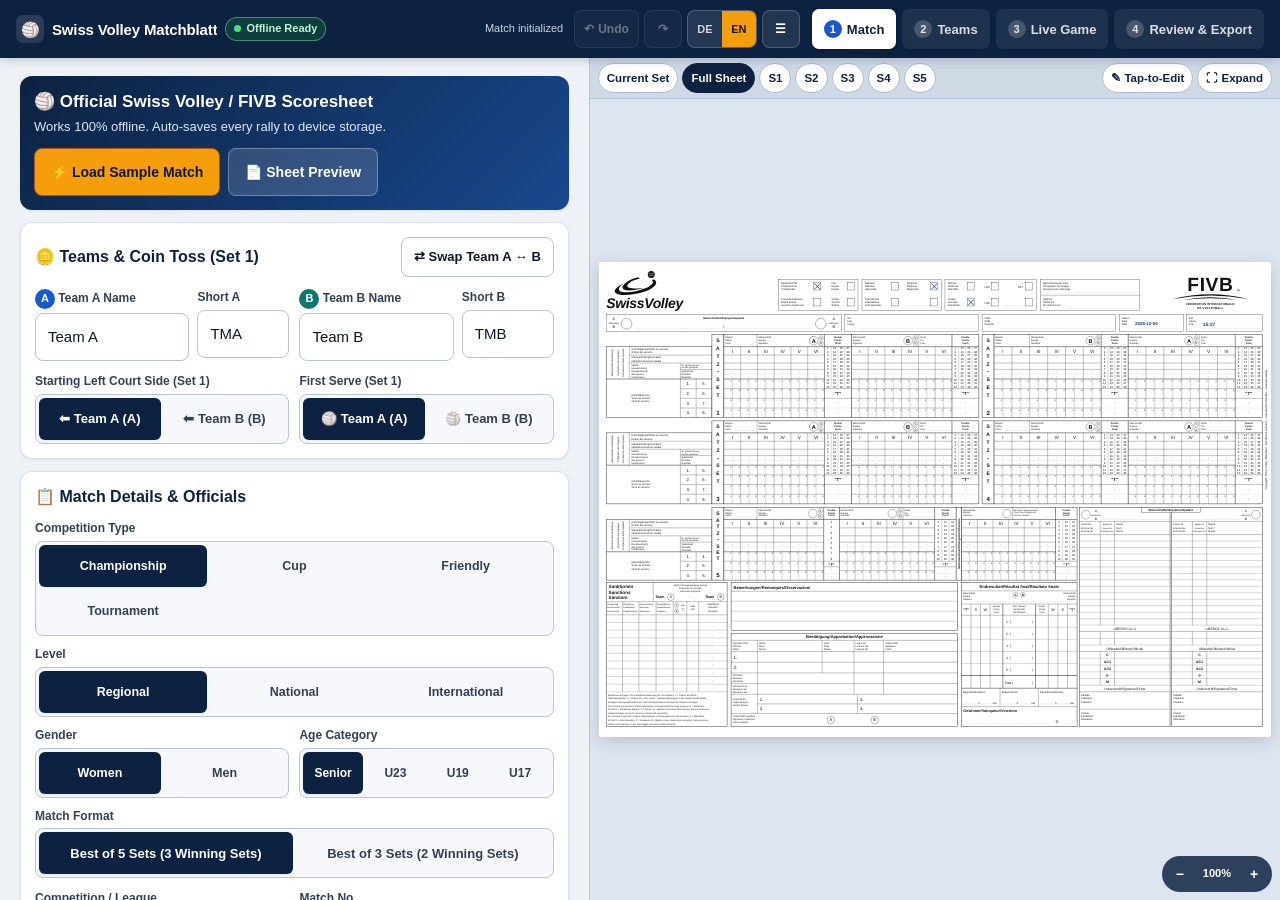
<file: index.html>
<!DOCTYPE html>
<html lang="de">
<head>
  <meta charset="UTF-8">
  <meta name="viewport" content="width=device-width, initial-scale=1.0, viewport-fit=cover">
  <meta name="theme-color" content="#0d2240">
  <meta name="apple-mobile-web-app-capable" content="yes">
  <meta name="apple-mobile-web-app-status-bar-style" content="black-translucent">
  <meta name="description" content="Official Swiss Volley / FIVB International Volleyball Game Report (Grosses Matchblatt) — 100% Offline Scorer App">
  <title>Matchblatt — Swiss Volley / FIVB Scoresheet</title>
  <link rel="manifest" href="./manifest.json">
  <link rel="icon" href="data:image/svg+xml,%3Csvg xmlns='http://www.w3.org/2000/svg' viewBox='0 0 64 64'%3E%3Crect width='64' height='64' rx='14' fill='%230d2240'/%3E%3Ccircle cx='32' cy='32' r='20' fill='%23ffffff' stroke='%23f59e0b' stroke-width='3'/%3E%3Cpath d='M15 26c11-4 23-4 34 0M17 41c9-8 21-8 31-1M32 12c-5 12-5 28 0 40' fill='none' stroke='%230d2240' stroke-width='2.6' stroke-linecap='round'/%3E%3C/svg%3E">
  <link rel="stylesheet" href="./styles/sheet.css">
  <link rel="stylesheet" href="./styles/app.css">
  <script defer src="./src/i18n.js"></script>
  <script defer src="./src/engine.js"></script>
  <script defer src="./src/sheet-renderer.js"></script>
  <script defer src="./src/exporter.js"></script>
  <script defer src="./src/app.js"></script>
</head>
<body>
  <div id="app" class="mb-app" aria-live="polite">
    <noscript>Please enable JavaScript to use the offline Matchblatt scorer application.</noscript>
  </div>
</body>
</html>
</file>
<file: styles/sheet.css>
/* ==========================================================================
   Swiss Volley / FIVB Official Matchblatt — Sheet & Viewport Styles
   100% Offline, Zero External Fonts or CDNs
   ========================================================================== */

.mb-sheet-host,
.sheet-container {
  position: relative;
  width: 100%;
  height: 100%;
  display: flex;
  align-items: center;
  justify-content: center;
  background: #e9eef5;
  overflow: hidden;
  user-select: none;
  -webkit-user-select: none;
}

svg.mb-sheet-svg {
  display: block;
  width: 100%;
  height: auto;
  max-width: 100%;
  max-height: 100%;
  background: #ffffff;
  box-shadow: 0 4px 20px rgba(15, 23, 42, 0.12), 0 1px 3px rgba(15, 23, 42, 0.08);
  border-radius: 2px;
  shape-rendering: geometricPrecision;
  text-rendering: geometricPrecision;
}

/* Interactive Manual Cell Override Mode */
svg.mb-sheet-svg.mb-interactive [data-cell-key] {
  cursor: pointer;
}

svg.mb-sheet-svg.mb-interactive .mb-cell-hit {
  fill: rgba(37, 99, 235, 0.01);
  stroke: transparent;
  stroke-width: 1;
  transition: fill 120ms ease, stroke 120ms ease;
}

svg.mb-sheet-svg.mb-interactive [data-cell-key]:hover .mb-cell-hit {
  fill: rgba(37, 99, 235, 0.12);
  stroke: #2563eb;
  stroke-width: 1.2;
}

svg.mb-sheet-svg.mb-interactive [data-cell-key].mb-overridden .mb-cell-hit {
  fill: rgba(124, 58, 237, 0.09);
  stroke: rgba(124, 58, 237, 0.45);
  stroke-dasharray: 2 1.5;
}

/* Latest Change Highlight Pulse */
@keyframes mbHighlightPulse {
  0%, 100% {
    fill-opacity: 0.34;
    stroke-opacity: 0.95;
  }
  50% {
    fill-opacity: 0.52;
    stroke-opacity: 1;
  }
}

svg.mb-sheet-svg .mb-highlight {
  fill: #fbbf24;
  fill-opacity: 0.36;
  stroke: #d97706;
  stroke-width: 1.8;
  pointer-events: none;
  animation: mbHighlightPulse 1.8s ease-in-out infinite;
}

@media (prefers-reduced-motion: reduce) {
  svg.mb-sheet-svg .mb-highlight {
    animation: none;
  }
}

@media print {
  .mb-sheet-host,
  .sheet-container {
    background: #ffffff;
  }

  svg.mb-sheet-svg {
    box-shadow: none;
    border-radius: 0;
    width: 100%;
    height: auto;
  }

  svg.mb-sheet-svg .mb-highlight {
    display: none !important;
  }
}
</file>
<file: styles/app.css>
/* ==========================================================================
   Matchblatt — Athletic High-Contrast Responsive UI (Zero External Fonts/CDNs)
   Target viewports:
     - Phone Portrait (iPhone 17: 393x852 / 402x874, safe-area insets)
     - Foldable Unfolded (iPhone Duo / Pixel Fold: 700px - 960px)
     - Laptop / Desktop (1024px - 1440px+)
   ========================================================================== */

:root {
  --bg-app: #eef2f7;
  --bg-surface: #ffffff;
  --bg-subtle: #f6f8fc;
  --bg-elevated: #ffffff;
  --bg-sheet-well: #dfe6f0;

  --court-navy: #0d2240;
  --court-navy-2: #16335e;
  --court-navy-soft: #e6edf7;

  --volley-blue: #1858cc;
  --volley-blue-hover: #1246a6;
  --volley-blue-soft: #e8f0fe;

  --team-b-accent: #0f766e;
  --team-b-hover: #0d5f59;
  --team-b-soft: #e6f7f5;

  --signal-amber: #f59e0b;
  --signal-amber-dark: #b45309;
  --signal-amber-soft: #fef3c7;

  --success-green: #15803d;
  --success-soft: #dcfce7;

  --danger-red: #dc2626;
  --danger-hover: #b91c1c;
  --danger-soft: #fee2e2;

  --text-primary: #0f172a;
  --text-secondary: #334155;
  --text-muted: #64748b;
  --text-on-dark: #ffffff;

  --border-light: #d8e1ec;
  --border-strong: #b6c4d6;
  --focus-ring: 0 0 0 3px rgba(24, 88, 204, 0.32);

  --shadow-sm: 0 1px 3px rgba(13, 34, 64, 0.08);
  --shadow-md: 0 4px 14px rgba(13, 34, 64, 0.11);
  --shadow-lg: 0 14px 36px rgba(13, 34, 64, 0.22);

  --radius-sm: 8px;
  --radius-md: 12px;
  --radius-lg: 16px;
  --radius-pill: 999px;

  --font-sans: -apple-system, BlinkMacSystemFont, "SF Pro Text", "Segoe UI", Roboto, Helvetica, Arial, sans-serif;
  --font-mono: ui-monospace, SFMono-Regular, "SF Mono", Menlo, Consolas, monospace;

  --safe-top: env(safe-area-inset-top, 0px);
  --safe-bottom: env(safe-area-inset-bottom, 0px);
  --safe-left: env(safe-area-inset-left, 0px);
  --safe-right: env(safe-area-inset-right, 0px);

  --topbar-h: 92px;
}

*,
*::before,
*::after {
  box-sizing: border-box;
}

html,
body {
  margin: 0;
  padding: 0;
  width: 100%;
  min-height: 100%;
  background: var(--bg-app);
  color: var(--text-primary);
  font-family: var(--font-sans);
  font-size: 15px;
  line-height: 1.4;
  -webkit-font-smoothing: antialiased;
  -webkit-tap-highlight-color: transparent;
  overscroll-behavior-y: none;
}

button,
input,
select,
textarea {
  font-family: inherit;
  font-size: inherit;
  color: inherit;
}

button {
  cursor: pointer;
  touch-action: manipulation;
  user-select: none;
}

button:focus-visible,
input:focus-visible,
select:focus-visible,
textarea:focus-visible {
  outline: none;
  box-shadow: var(--focus-ring);
}

.tabular {
  font-variant-numeric: tabular-nums;
}

/* ==========================================================================
   App Shell & Top Persistent Bar
   ========================================================================== */

.mb-app {
  display: flex;
  flex-direction: column;
  min-height: 100vh;
  min-height: 100dvh;
  padding-left: var(--safe-left);
  padding-right: var(--safe-right);
}

.mb-topbar {
  position: sticky;
  top: 0;
  z-index: 200;
  background: var(--court-navy);
  color: var(--text-on-dark);
  padding-top: var(--safe-top);
  box-shadow: 0 2px 10px rgba(13, 34, 64, 0.22);
}

.mb-topbar-upper {
  display: flex;
  align-items: center;
  justify-content: space-between;
  gap: 6px;
  padding: 6px 10px 4px;
  min-height: 46px;
}

.mb-brand {
  display: flex;
  align-items: center;
  gap: 8px;
  min-width: 0;
}

.mb-brand-logo {
  width: 28px;
  height: 28px;
  border-radius: 7px;
  background: rgba(255, 255, 255, 0.12);
  display: inline-flex;
  align-items: center;
  justify-content: center;
  flex-shrink: 0;
}

.mb-brand-title {
  font-weight: 800;
  font-size: 15px;
  letter-spacing: -0.01em;
  white-space: nowrap;
  overflow: hidden;
  text-overflow: ellipsis;
}

.mb-offline-pill {
  display: inline-flex;
  align-items: center;
  gap: 5px;
  font-size: 11px;
  font-weight: 700;
  padding: 3px 8px;
  border-radius: var(--radius-pill);
  background: rgba(21, 128, 61, 0.28);
  border: 1px solid rgba(134, 239, 172, 0.45);
  color: #bbf7d0;
  white-space: nowrap;
  flex-shrink: 0;
}

.mb-offline-pill.is-offline {
  background: rgba(245, 158, 11, 0.25);
  border-color: rgba(253, 224, 71, 0.55);
  color: #fde68a;
}

.mb-offline-dot {
  width: 7px;
  height: 7px;
  border-radius: 50%;
  background: #4ade80;
}

.mb-offline-pill.is-offline .mb-offline-dot {
  background: #fbbf24;
}

.mb-topbar-actions {
  display: flex;
  align-items: center;
  gap: 5px;
  flex-shrink: 0;
}

.mb-icon-btn {
  display: inline-flex;
  align-items: center;
  justify-content: center;
  gap: 4px;
  min-height: 38px;
  min-width: 38px;
  padding: 0 9px;
  border-radius: var(--radius-sm);
  border: 1px solid rgba(255, 255, 255, 0.2);
  background: rgba(255, 255, 255, 0.09);
  color: #ffffff;
  font-size: 12px;
  font-weight: 700;
  transition: background 0.14s ease, opacity 0.14s ease;
}

.mb-icon-btn:hover:not(:disabled) {
  background: rgba(255, 255, 255, 0.18);
}

.mb-icon-btn:disabled {
  opacity: 0.38;
  cursor: not-allowed;
}

.mb-lang-switch {
  display: inline-flex;
  background: rgba(255, 255, 255, 0.1);
  border: 1px solid rgba(255, 255, 255, 0.2);
  border-radius: var(--radius-sm);
  overflow: hidden;
}

.mb-lang-btn {
  min-height: 36px;
  min-width: 34px;
  padding: 0 7px;
  border: none;
  background: transparent;
  color: rgba(255, 255, 255, 0.78);
  font-size: 11px;
  font-weight: 800;
}

.mb-lang-btn.active {
  background: var(--signal-amber);
  color: #0f172a;
}

@media (max-width: 440px) {
  .mb-topbar-upper {
    padding: 5px 7px 3px;
    gap: 4px;
  }
  .mb-brand {
    gap: 5px;
  }
  .mb-brand-logo {
    width: 24px;
    height: 24px;
  }
  .mb-brand-title {
    font-size: 14px;
  }
  .mb-offline-pill {
    font-size: 10px;
    padding: 2px 6px;
    gap: 4px;
  }
  .mb-topbar-actions {
    gap: 3px;
  }
  .mb-icon-btn {
    min-width: 32px;
    min-height: 34px;
    padding: 0 6px;
  }
  .mb-lang-btn {
    min-width: 28px;
    min-height: 32px;
    padding: 0 5px;
  }
}

.mb-brand-prefix,
.mb-tab-extra {
  display: none;
}

@media (min-width: 480px) {
  .mb-brand-prefix,
  .mb-tab-extra {
    display: inline;
  }
}

.mb-undo-label {
  display: none;
}

@media (min-width: 560px) {
  .mb-undo-label {
    display: inline;
  }
}

/* Step Navigation Tabs */
.mb-step-tabs {
  display: grid;
  grid-template-columns: repeat(4, minmax(0, 1fr));
  gap: 3px;
  padding: 0 6px 6px;
}

.mb-step-tab {
  min-height: 38px;
  padding: 4px 3px;
  border: none;
  border-radius: 7px;
  background: rgba(255, 255, 255, 0.07);
  color: rgba(255, 255, 255, 0.84);
  font-size: 11px;
  font-weight: 700;
  display: flex;
  align-items: center;
  justify-content: center;
  gap: 3px;
  min-width: 0;
  white-space: nowrap;
  overflow: hidden;
  text-overflow: ellipsis;
  transition: background 0.15s ease, color 0.15s ease;
}

@media (max-width: 420px) {
  .mb-step-tab {
    font-size: 10.2px;
    padding: 4px 2px;
    gap: 2.5px;
  }
}

.mb-step-tab:hover {
  background: rgba(255, 255, 255, 0.15);
}

.mb-step-tab.active {
  background: #ffffff;
  color: var(--court-navy);
  box-shadow: 0 1px 4px rgba(0, 0, 0, 0.2);
}

.mb-step-num {
  display: inline-flex;
  align-items: center;
  justify-content: center;
  width: 16px;
  height: 16px;
  border-radius: 50%;
  font-size: 10px;
  font-weight: 800;
  background: rgba(255, 255, 255, 0.18);
  flex-shrink: 0;
}

.mb-step-tab.active .mb-step-num {
  background: var(--volley-blue);
  color: #ffffff;
}

/* Topbar Dropdown Menu */
.mb-menu-wrap {
  position: relative;
}

.mb-menu-popover {
  position: absolute;
  right: 0;
  top: calc(100% + 6px);
  min-width: 225px;
  background: var(--bg-surface);
  color: var(--text-primary);
  border: 1px solid var(--border-strong);
  border-radius: var(--radius-md);
  box-shadow: var(--shadow-lg);
  padding: 6px;
  z-index: 500;
}

.mb-menu-item {
  width: 100%;
  min-height: 46px;
  padding: 8px 12px;
  border: none;
  border-radius: var(--radius-sm);
  background: transparent;
  color: var(--text-primary);
  font-size: 14px;
  font-weight: 600;
  text-align: left;
  display: flex;
  align-items: center;
  gap: 10px;
}

.mb-menu-item:hover {
  background: var(--bg-subtle);
}

.mb-menu-item.danger {
  color: var(--danger-red);
}

.mb-menu-item.danger:hover {
  background: var(--danger-soft);
}

.mb-menu-divider {
  height: 1px;
  background: var(--border-light);
  margin: 5px 0;
}

/* Last Action Strip (Desktop/Tooltip info) */
.mb-last-action-badge {
  display: none;
  max-width: 190px;
  font-size: 11px;
  color: #cbd5e1;
  white-space: nowrap;
  overflow: hidden;
  text-overflow: ellipsis;
  padding: 0 6px;
}

/* ==========================================================================
   Workspace Layout (Phone Portrait vs Foldable/Laptop Split)
   ========================================================================== */

.mb-workspace {
  flex: 1;
  display: flex;
  flex-direction: column;
  min-height: 0;
}

.mb-pane-controls {
  flex: 1;
  padding: 12px 12px calc(24px + var(--safe-bottom));
  max-width: 1120px;
  width: 100%;
  margin: 0 auto;
}

.mb-pane-sheet {
  display: none;
  background: var(--bg-sheet-well);
  border-bottom: 1px solid var(--border-strong);
  position: relative;
  overflow: hidden;
}

@media (max-width: 699px) {
  /* Phone Live Split Mode: Sheet on TOP (~38dvh), Cockpit BELOW without page scroll! */
  .mb-workspace.is-live-rally .mb-pane-sheet {
    display: flex;
    flex-direction: column;
    height: 38vh;
    height: 38dvh;
    min-height: 225px;
    max-height: 340px;
    flex-shrink: 0;
    order: -1;
  }

  .mb-workspace.is-live-rally {
    flex: none;
    height: calc(100vh - var(--topbar-h) - var(--safe-top));
    height: calc(100dvh - var(--topbar-h) - var(--safe-top));
    overflow: hidden;
  }

  .mb-workspace.is-live-rally .mb-pane-controls {
    flex: 1;
    min-height: 0;
    overflow-y: auto;
    padding: 8px 10px calc(10px + var(--safe-bottom));
  }

  /* Show Sheet in Review step on Phone too */
  .mb-workspace.is-review .mb-pane-sheet {
    display: flex;
    flex-direction: column;
    height: 42vh;
    height: 42dvh;
    min-height: 260px;
    order: -1;
  }

  /* Sheet Preview Toggle on Phone Setup/Rosters/Lineup */
  .mb-workspace.mobile-sheet-open .mb-pane-sheet {
    display: flex;
    flex-direction: column;
    height: 40vh;
    height: 40dvh;
    min-height: 250px;
    order: -1;
  }
}

/* ==========================================================================
   Foldables (700px+) & Laptop (1024px+): Dual-Pane Split Layout
   ========================================================================== */

@media (min-width: 700px) {
  .mb-step-tab {
    padding: 6px 10px;
    min-height: 38px;
    font-size: 12.5px;
    gap: 5px;
  }

  .mb-step-num {
    width: 18px;
    height: 18px;
    font-size: 11px;
  }

  /* Dual-Pane Split for Live & Review on >=700px (Foldables + Laptop) */
  .mb-workspace.is-live-step,
  .mb-workspace.is-review,
  .mb-workspace.desktop-split {
    flex: none;
    display: grid;
    grid-template-columns: minmax(330px, 46%) minmax(0, 1fr);
    grid-template-rows: minmax(0, 1fr);
    height: calc(100vh - var(--topbar-h) - var(--safe-top));
    height: calc(100dvh - var(--topbar-h) - var(--safe-top));
    max-height: calc(100dvh - var(--topbar-h) - var(--safe-top));
    overflow: hidden;
  }

  .mb-workspace.is-live-step .mb-pane-controls,
  .mb-workspace.is-review .mb-pane-controls,
  .mb-workspace.desktop-split .mb-pane-controls {
    height: 100%;
    min-height: 0;
    min-width: 0;
    overflow-y: auto;
    padding: 14px 16px 28px;
    max-width: none;
    margin: 0;
  }

  .mb-workspace.is-live-step .mb-pane-sheet,
  .mb-workspace.is-review .mb-pane-sheet,
  .mb-workspace.desktop-split .mb-pane-sheet {
    display: flex;
    flex-direction: column;
    height: 100%;
    min-height: 0;
    min-width: 0;
    max-height: none;
    order: 2;
    border-bottom: none;
    border-left: 1px solid var(--border-strong);
  }
}

@media (min-width: 1024px) {
  /* On Laptop 1024px+, show Dual-Pane Split across ALL steps so user sees sheet live! */
  .mb-workspace {
    flex: none;
    display: grid;
    grid-template-columns: minmax(420px, 46%) minmax(0, 1fr);
    grid-template-rows: minmax(0, 1fr);
    height: calc(100vh - var(--topbar-h) - var(--safe-top));
    height: calc(100dvh - var(--topbar-h) - var(--safe-top));
    max-height: calc(100dvh - var(--topbar-h) - var(--safe-top));
    overflow: hidden;
  }

  .mb-workspace .mb-pane-controls {
    height: 100%;
    min-height: 0;
    min-width: 0;
    overflow-y: auto;
    padding: 18px 20px 36px;
    max-width: none;
    margin: 0;
  }

  .mb-workspace .mb-pane-sheet {
    display: flex;
    flex-direction: column;
    height: 100%;
    min-height: 0;
    min-width: 0;
    max-height: none;
    order: 2;
    border-bottom: none;
    border-left: 1px solid var(--border-strong);
  }
}

@media (min-width: 1180px) {
  :root {
    --topbar-h: 58px;
  }

  .mb-last-action-badge {
    display: inline-block;
  }

  .mb-topbar {
    display: flex;
    align-items: center;
    justify-content: space-between;
    gap: 12px;
    padding: var(--safe-top) 16px 0;
    min-height: 58px;
  }

  .mb-topbar-upper {
    padding: 0;
    flex: 1 1 auto;
    min-width: 0;
    gap: 10px;
  }

  .mb-step-tabs {
    display: flex;
    gap: 6px;
    padding: 0;
    flex: 0 1 auto;
    justify-content: center;
  }

  .mb-step-tab {
    padding: 6px 12px;
    min-height: 40px;
    font-size: 13px;
  }
}

/* ==========================================================================
   Interactive Matchblatt Viewport (Pan, Zoom, Pills, Fullscreen)
   ========================================================================== */

.mb-sheet-toolbar {
  display: flex;
  align-items: center;
  justify-content: space-between;
  gap: 4px 6px;
  padding: 5px 8px;
  background: #cfd9e6;
  border-bottom: 1px solid var(--border-strong);
  flex-shrink: 0;
  flex-wrap: wrap;
}

.mb-sheet-pills {
  display: flex;
  align-items: center;
  gap: 4px;
  flex-wrap: wrap;
}

.mb-pill-btn {
  min-height: 30px;
  padding: 3px 8px;
  border-radius: var(--radius-pill);
  border: 1px solid #aebcd0;
  background: #ffffff;
  color: var(--court-navy);
  font-size: 11.5px;
  font-weight: 700;
  white-space: nowrap;
  display: inline-flex;
  align-items: center;
  gap: 3px;
}

.mb-pill-btn:hover {
  background: var(--volley-blue-soft);
}

.mb-pill-btn.active {
  background: var(--court-navy);
  border-color: var(--court-navy);
  color: #ffffff;
}

.mb-pill-btn.edit-active {
  background: var(--signal-amber);
  border-color: var(--signal-amber-dark);
  color: #0f172a;
}

.mb-pill-btn.awake-active {
  background: #dcfce7;
  border-color: #16a34a;
  color: #14532d;
}

.mb-menu-badge {
  margin-left: auto;
  font-size: 11px;
  font-weight: 800;
  padding: 2px 8px;
  border-radius: var(--radius-pill);
  background: var(--bg-subtle);
  color: var(--text-muted);
  border: 1px solid var(--border-strong);
}

.mb-menu-badge.is-on {
  background: #dcfce7;
  border-color: #16a34a;
  color: #14532d;
}

.mb-set-time-bar {
  display: flex;
  align-items: center;
  justify-content: space-between;
  gap: 8px 12px;
  flex-wrap: wrap;
  background: var(--bg-surface);
  border: 1px solid var(--border-light);
  border-radius: var(--radius-md);
  padding: 10px 12px;
  margin: 12px 0;
  box-shadow: var(--shadow-sm);
}

.mb-set-time-controls {
  display: flex;
  align-items: center;
  gap: 6px;
  flex-wrap: wrap;
}

.mb-time-chip {
  min-height: 38px;
  padding: 4px 10px;
  border-radius: var(--radius-sm);
  border: 1px solid var(--border-strong);
  background: var(--bg-subtle);
  color: var(--court-navy);
  font-size: 12px;
  font-weight: 700;
  white-space: nowrap;
}

.mb-time-chip:hover {
  background: var(--volley-blue-soft);
  border-color: var(--volley-blue);
}

.mb-sheet-stage {
  flex: 1 1 0%;
  min-height: 0;
  min-width: 0;
  position: relative;
  overflow: hidden;
  background: #dde5f0;
  touch-action: none;
  cursor: grab;
  display: flex;
  align-items: center;
  justify-content: center;
}

.mb-sheet-stage.is-panning {
  cursor: grabbing;
}

.mb-sheet-transform {
  width: 100%;
  height: 100%;
  min-height: 0;
  min-width: 0;
  display: flex;
  align-items: center;
  justify-content: center;
}

.mb-sheet-mount {
  width: 100%;
  height: 100%;
  min-height: 0;
  min-width: 0;
  overflow: hidden;
  display: flex;
  align-items: center;
  justify-content: center;
  padding: 6px;
}

.mb-sheet-mount svg {
  display: block;
  width: auto;
  height: auto;
  max-width: 100%;
  max-height: 100%;
  overflow: hidden;
  background: #ffffff;
  box-shadow: 0 4px 18px rgba(13, 34, 64, 0.18);
  border-radius: 3px;
}

.mb-sheet-zoom-hud {
  position: absolute;
  right: 8px;
  bottom: 8px;
  display: flex;
  align-items: center;
  gap: 3px;
  background: rgba(13, 34, 64, 0.84);
  color: #ffffff;
  padding: 3px;
  border-radius: var(--radius-pill);
  backdrop-filter: blur(4px);
}

.mb-zoom-btn {
  min-width: 30px;
  min-height: 30px;
  border: none;
  border-radius: 50%;
  background: transparent;
  color: #ffffff;
  font-size: 14px;
  font-weight: 800;
  display: inline-flex;
  align-items: center;
  justify-content: center;
}

.mb-zoom-btn:hover {
  background: rgba(255, 255, 255, 0.18);
}

.mb-zoom-pct {
  font-size: 11px;
  font-weight: 700;
  padding: 0 5px;
  cursor: pointer;
}

/* Fullscreen Expanded Sheet */
.mb-pane-sheet.is-fullscreen {
  display: flex !important;
  position: fixed !important;
  inset: 0 !important;
  width: 100vw !important;
  height: 100vh !important;
  height: 100dvh !important;
  max-height: none !important;
  z-index: 950 !important;
  padding-top: var(--safe-top);
  padding-bottom: var(--safe-bottom);
}

/* ==========================================================================
   Common Cards, Forms, & Buttons (>=48px Touch Targets)
   ========================================================================== */

.mb-card {
  background: var(--bg-surface);
  border: 1px solid var(--border-light);
  border-radius: var(--radius-md);
  box-shadow: var(--shadow-sm);
  padding: 14px;
  margin-bottom: 12px;
}

.mb-card-header {
  display: flex;
  align-items: center;
  justify-content: space-between;
  gap: 8px;
  margin-bottom: 12px;
  flex-wrap: wrap;
}

.mb-card-title {
  margin: 0;
  font-size: 16px;
  font-weight: 800;
  color: var(--court-navy);
  display: flex;
  align-items: center;
  gap: 7px;
}

.mb-card-subtitle {
  margin: 2px 0 0;
  font-size: 12.5px;
  color: var(--text-muted);
}

.mb-grid-2 {
  display: grid;
  grid-template-columns: 1fr;
  gap: 10px;
}

.mb-grid-3 {
  display: grid;
  grid-template-columns: 1fr;
  gap: 10px;
}

@media (min-width: 520px) {
  .mb-grid-2 {
    grid-template-columns: repeat(2, 1fr);
  }
  .mb-grid-3 {
    grid-template-columns: repeat(3, 1fr);
  }
}

.mb-field {
  display: flex;
  flex-direction: column;
  gap: 4px;
}

.mb-label {
  font-size: 12px;
  font-weight: 700;
  color: var(--text-secondary);
}

.mb-input,
.mb-select,
.mb-textarea {
  min-height: 48px;
  padding: 10px 12px;
  border-radius: var(--radius-sm);
  border: 1px solid var(--border-strong);
  background: #ffffff;
  color: var(--text-primary);
  font-size: 15px;
  width: 100%;
}

.mb-textarea {
  min-height: 84px;
  resize: vertical;
}

.mb-input-sm {
  min-height: 44px;
  padding: 7px 9px;
  font-size: 14px;
}

.mb-btn {
  display: inline-flex;
  align-items: center;
  justify-content: center;
  gap: 7px;
  min-height: 48px;
  padding: 10px 16px;
  border-radius: var(--radius-sm);
  border: 1px solid var(--border-strong);
  background: #ffffff;
  color: var(--text-primary);
  font-size: 14px;
  font-weight: 700;
  transition: background 0.14s ease, border-color 0.14s ease, transform 0.06s ease;
}

.mb-btn:active:not(:disabled) {
  transform: translateY(1px);
}

.mb-btn:hover:not(:disabled) {
  background: var(--bg-subtle);
}

.mb-btn:disabled {
  opacity: 0.45;
  cursor: not-allowed;
}

.mb-btn-primary {
  background: var(--volley-blue);
  border-color: var(--volley-blue);
  color: #ffffff;
}

.mb-btn-primary:hover:not(:disabled) {
  background: var(--volley-blue-hover);
}

.mb-btn-navy {
  background: var(--court-navy);
  border-color: var(--court-navy);
  color: #ffffff;
}

.mb-btn-navy:hover:not(:disabled) {
  background: var(--court-navy-2);
}

.mb-btn-amber {
  background: var(--signal-amber);
  border-color: var(--signal-amber-dark);
  color: #0f172a;
}

.mb-btn-amber:hover:not(:disabled) {
  background: #fbbf24;
}

.mb-btn-success {
  background: var(--success-green);
  border-color: var(--success-green);
  color: #ffffff;
}

.mb-btn-danger {
  background: var(--danger-red);
  border-color: var(--danger-red);
  color: #ffffff;
}

.mb-btn-danger:hover:not(:disabled) {
  background: var(--danger-hover);
}

.mb-btn-block {
  width: 100%;
}

/* Segmented Toggle */
.mb-seg {
  display: flex;
  background: var(--bg-subtle);
  border: 1px solid var(--border-strong);
  border-radius: var(--radius-sm);
  padding: 3px;
  gap: 3px;
}

.mb-seg-btn {
  flex: 1;
  min-height: 42px;
  padding: 6px 10px;
  border: none;
  border-radius: 6px;
  background: transparent;
  color: var(--text-secondary);
  font-size: 13px;
  font-weight: 700;
}

.mb-seg-btn.active {
  background: var(--court-navy);
  color: #ffffff;
  box-shadow: var(--shadow-sm);
}

/* ==========================================================================
   Step 2: Rosters & Fast Jersey Entry
   ========================================================================== */

.mb-team-tabs {
  display: flex;
  gap: 6px;
  margin-bottom: 10px;
}

.mb-rosters-dual {
  display: grid;
  grid-template-columns: 1fr;
  gap: 14px;
}

@media (min-width: 720px) and (max-width: 1023px) {
  .mb-rosters-dual {
    grid-template-columns: 1fr 1fr;
  }
  .mb-team-tabs {
    display: none;
  }
}

.mb-team-badge {
  display: inline-flex;
  align-items: center;
  justify-content: center;
  width: 26px;
  height: 26px;
  border-radius: 50%;
  font-weight: 800;
  font-size: 13px;
  background: var(--volley-blue);
  color: #ffffff;
  flex-shrink: 0;
}

.mb-team-badge.team-b {
  background: var(--team-b-accent);
}

.mb-fast-add-bar {
  display: flex;
  gap: 8px;
  align-items: stretch;
  background: var(--volley-blue-soft);
  border: 1px solid #bfd4fb;
  padding: 10px;
  border-radius: var(--radius-sm);
  margin-bottom: 12px;
}

.mb-player-list {
  display: flex;
  flex-direction: column;
  gap: 6px;
}

.mb-player-row {
  display: grid;
  grid-template-columns: 60px 1fr 112px 44px 44px;
  gap: 6px;
  align-items: center;
  background: var(--bg-subtle);
  padding: 6px;
  border-radius: var(--radius-sm);
  border: 1px solid var(--border-light);
}

@media (max-width: 440px) {
  .mb-player-row {
    grid-template-columns: 54px 1fr 42px 42px;
  }
  .mb-player-row .mb-bday-input {
    grid-column: 1 / -1;
  }
}

.mb-cap-btn {
  min-height: 44px;
  min-width: 42px;
  border-radius: var(--radius-sm);
  border: 1px solid var(--border-strong);
  background: #ffffff;
  color: var(--text-muted);
  font-weight: 800;
  font-size: 13px;
}

.mb-cap-btn.active {
  background: var(--signal-amber);
  border-color: var(--signal-amber-dark);
  color: #0f172a;
}

.mb-del-btn {
  min-height: 44px;
  min-width: 42px;
  border-radius: var(--radius-sm);
  border: 1px solid var(--border-light);
  background: #ffffff;
  color: var(--danger-red);
  font-weight: 800;
  font-size: 16px;
}

/* ==========================================================================
   Step 3A: Start-of-Set Lineup 6-Position Court Tap-Grid
   ========================================================================== */

.mb-lineup-grid-wrap {
  display: grid;
  grid-template-columns: 1fr;
  gap: 12px;
}

@media (min-width: 600px) and (max-width: 1023px) {
  .mb-lineup-grid-wrap {
    grid-template-columns: 1fr 1fr;
  }
}

.mb-court-entry {
  background: linear-gradient(180deg, #fff7ed 0%, #ffedd5 100%);
  border: 2px solid #ea580c;
  border-radius: var(--radius-md);
  padding: 10px;
}

.mb-net-label {
  text-align: center;
  font-size: 11px;
  font-weight: 800;
  letter-spacing: 0.08em;
  text-transform: uppercase;
  color: #9a3412;
  padding-bottom: 6px;
  margin-bottom: 8px;
  border-bottom: 3px dashed #ea580c;
}

.mb-court-6grid {
  display: grid;
  grid-template-columns: repeat(3, 1fr);
  gap: 8px;
}

.mb-zone-slot {
  min-height: 62px;
  border-radius: var(--radius-sm);
  border: 2px solid #fdba74;
  background: #ffffff;
  display: flex;
  flex-direction: column;
  align-items: center;
  justify-content: center;
  padding: 6px;
  position: relative;
}

.mb-zone-slot.selected {
  border-color: var(--volley-blue);
  box-shadow: 0 0 0 3px rgba(24, 88, 204, 0.28);
  background: var(--volley-blue-soft);
}

.mb-zone-slot.filled {
  border-color: var(--court-navy);
}

.mb-zone-roman {
  position: absolute;
  top: 4px;
  left: 6px;
  font-size: 11px;
  font-weight: 800;
  color: var(--text-muted);
}

.mb-zone-srv-tag {
  position: absolute;
  top: 4px;
  right: 5px;
  font-size: 10px;
  font-weight: 800;
  color: var(--signal-amber-dark);
}

.mb-zone-num {
  font-size: 22px;
  font-weight: 900;
  color: var(--court-navy);
  margin-top: 8px;
}

.mb-roster-chips {
  display: flex;
  flex-wrap: wrap;
  gap: 6px;
  margin-top: 10px;
}

.mb-jersey-chip {
  min-width: 48px;
  min-height: 48px;
  padding: 6px 10px;
  border-radius: var(--radius-sm);
  border: 1px solid var(--border-strong);
  background: #ffffff;
  color: var(--court-navy);
  font-weight: 800;
  font-size: 15px;
  display: inline-flex;
  flex-direction: column;
  align-items: center;
  justify-content: center;
  line-height: 1.1;
}

.mb-jersey-chip.used {
  background: var(--court-navy);
  border-color: var(--court-navy);
  color: #ffffff;
}

.mb-jersey-chip.is-libero {
  background: #fef9c3;
  border-color: #eab308;
  border-style: dashed;
  color: #854d0e;
}

.mb-jersey-chip small {
  font-size: 10px;
  font-weight: 600;
  opacity: 0.82;
  max-width: 58px;
  overflow: hidden;
  text-overflow: ellipsis;
  white-space: nowrap;
}

/* ==========================================================================
   Step 3B: Live Rally Cockpit (High-Speed Scorer Ergonomics)
   ========================================================================== */

.mb-live-cockpit {
  display: flex;
  flex-direction: column;
  gap: 8px;
}

/* Alert Banners (Set Point / End Set / 8-Point Switch / Timeout Timer) */
.mb-banner {
  display: flex;
  align-items: center;
  justify-content: space-between;
  gap: 10px;
  padding: 10px 12px;
  border-radius: var(--radius-md);
  font-size: 13.5px;
  font-weight: 700;
  flex-wrap: wrap;
}

.mb-banner-win {
  background: #dcfce7;
  border: 2px solid #16a34a;
  color: #14532d;
}

.mb-banner-switch8 {
  background: var(--signal-amber-soft);
  border: 2px solid var(--signal-amber);
  color: #78350f;
}

.mb-banner-timer {
  background: var(--court-navy);
  color: #ffffff;
  padding: 8px 12px;
}

/* Prominent Scoreboard + Giant +1 Buttons */
.mb-score-deck {
  display: grid;
  grid-template-columns: 1fr auto 1fr;
  gap: 8px;
  align-items: stretch;
}

.mb-score-btn {
  min-height: 92px;
  padding: 8px 10px;
  border-radius: var(--radius-md);
  border: 2px solid var(--volley-blue);
  background: linear-gradient(180deg, #1d63dc 0%, #1449ab 100%);
  color: #ffffff;
  display: flex;
  flex-direction: column;
  justify-content: space-between;
  text-align: left;
  box-shadow: 0 4px 12px rgba(20, 73, 171, 0.28);
  position: relative;
  overflow: hidden;
}

.mb-score-btn.right-side {
  border-color: var(--team-b-accent);
  background: linear-gradient(180deg, #118279 0%, #0b5c56 100%);
  box-shadow: 0 4px 12px rgba(11, 92, 86, 0.28);
}

.mb-score-btn:active:not(:disabled) {
  transform: scale(0.985);
}

.mb-score-btn-top {
  display: flex;
  align-items: center;
  justify-content: space-between;
  gap: 4px;
  width: 100%;
}

.mb-score-team-name {
  font-size: 13px;
  font-weight: 800;
  white-space: nowrap;
  overflow: hidden;
  text-overflow: ellipsis;
}

.mb-serve-pill {
  display: inline-flex;
  align-items: center;
  gap: 3px;
  padding: 2px 7px;
  border-radius: var(--radius-pill);
  background: var(--signal-amber);
  color: #0f172a;
  font-size: 11px;
  font-weight: 900;
  flex-shrink: 0;
}

.mb-score-btn-main {
  display: flex;
  align-items: baseline;
  justify-content: space-between;
  width: 100%;
  margin-top: 2px;
}

.mb-score-big {
  font-size: 38px;
  font-weight: 900;
  line-height: 1;
  letter-spacing: -0.02em;
}

.mb-plus-one-chip {
  font-size: 16px;
  font-weight: 900;
  padding: 5px 10px;
  border-radius: var(--radius-sm);
  background: rgba(255, 255, 255, 0.22);
  border: 1px solid rgba(255, 255, 255, 0.4);
}

.mb-score-center {
  display: flex;
  flex-direction: column;
  align-items: center;
  justify-content: center;
  gap: 4px;
  padding: 6px 8px;
  background: var(--bg-surface);
  border: 1px solid var(--border-light);
  border-radius: var(--radius-md);
  min-width: 64px;
  text-align: center;
}

.mb-set-pill {
  font-size: 11px;
  font-weight: 900;
  text-transform: uppercase;
  color: var(--court-navy);
  background: var(--court-navy-soft);
  padding: 2px 7px;
  border-radius: var(--radius-pill);
}

.mb-sets-tally {
  font-size: 18px;
  font-weight: 900;
  color: var(--text-primary);
}

.mb-side-labels {
  font-size: 10px;
  font-weight: 700;
  color: var(--text-muted);
}

/* Mini Dual Court Rotation Diagram */
.mb-mini-court-card {
  background: var(--bg-surface);
  border: 1px solid var(--border-light);
  border-radius: var(--radius-md);
  padding: 7px 8px;
}

.mb-mini-courts {
  display: grid;
  grid-template-columns: 1fr 6px 1fr;
  gap: 6px;
  align-items: stretch;
}

.mb-mini-net {
  background: repeating-linear-gradient(
    to bottom,
    var(--court-navy) 0px,
    var(--court-navy) 5px,
    #cbd5e1 5px,
    #cbd5e1 9px
  );
  border-radius: 3px;
}

.mb-mini-half {
  display: grid;
  grid-template-columns: repeat(3, 1fr);
  gap: 4px;
  background: #fffbeb;
  border: 1.5px solid #f59e0b;
  border-radius: var(--radius-sm);
  padding: 4px;
}

.mb-mini-cell {
  min-height: 36px;
  background: #ffffff;
  border: 1px solid #fde68a;
  border-radius: 6px;
  display: flex;
  flex-direction: column;
  align-items: center;
  justify-content: center;
  position: relative;
  padding: 2px;
}

.mb-mini-cell.active-server {
  background: var(--signal-amber-soft);
  border: 2px solid var(--signal-amber-dark);
}

.mb-mini-zone {
  position: absolute;
  top: 1px;
  left: 3px;
  font-size: 8.5px;
  font-weight: 800;
  color: var(--text-muted);
}

.mb-mini-num {
  font-size: 14px;
  font-weight: 900;
  color: var(--court-navy);
  margin-top: 5px;
}

/* Live Action Grid (>=48px buttons) */
.mb-live-actions {
  display: grid;
  grid-template-columns: repeat(2, 1fr);
  gap: 6px;
}

.mb-action-btn {
  min-height: 48px;
  padding: 6px 10px;
  border-radius: var(--radius-sm);
  border: 1px solid var(--border-strong);
  background: var(--bg-surface);
  color: var(--court-navy);
  font-size: 13px;
  font-weight: 800;
  display: flex;
  align-items: center;
  justify-content: space-between;
  gap: 6px;
}

.mb-action-btn:hover:not(:disabled) {
  background: var(--bg-subtle);
  border-color: var(--court-navy);
}

.mb-count-badge {
  font-size: 11px;
  font-weight: 800;
  padding: 2px 7px;
  border-radius: var(--radius-pill);
  background: var(--court-navy-soft);
  color: var(--court-navy);
}

.mb-count-badge.warn {
  background: var(--signal-amber-soft);
  color: var(--signal-amber-dark);
}

.mb-live-utility-row {
  display: grid;
  grid-template-columns: repeat(3, 1fr);
  gap: 6px;
}

.mb-kbd-hint {
  display: none;
  font-size: 11.5px;
  color: var(--text-muted);
  text-align: center;
  padding-top: 4px;
}

@media (min-width: 1024px) {
  .mb-kbd-hint {
    display: block;
  }
}

/* ==========================================================================
   Step 4: Summary Table, Signatures, & Export Bar
   ========================================================================== */

.mb-summary-table {
  width: 100%;
  border-collapse: collapse;
  font-size: 13px;
}

.mb-summary-table th,
.mb-summary-table td {
  padding: 7px 6px;
  border-bottom: 1px solid var(--border-light);
  text-align: center;
}

.mb-summary-table th {
  background: var(--bg-subtle);
  font-weight: 800;
  color: var(--court-navy);
  font-size: 11.5px;
}

.mb-summary-table tr.total-row td {
  font-weight: 900;
  background: var(--court-navy-soft);
  border-top: 2px solid var(--court-navy);
}

.mb-sig-grid {
  display: grid;
  grid-template-columns: repeat(2, 1fr);
  gap: 8px;
}

@media (min-width: 600px) {
  .mb-sig-grid {
    grid-template-columns: repeat(4, 1fr);
  }
}

.mb-sig-slot {
  min-height: 76px;
  padding: 8px;
  border-radius: var(--radius-sm);
  border: 1px dashed var(--border-strong);
  background: var(--bg-subtle);
  display: flex;
  flex-direction: column;
  align-items: center;
  justify-content: space-between;
  gap: 4px;
  text-align: center;
}

.mb-sig-slot.signed {
  border-style: solid;
  border-color: var(--success-green);
  background: #f0fdf4;
}

.mb-sig-slot img {
  max-height: 36px;
  max-width: 100%;
  object-fit: contain;
}

.mb-export-grid {
  display: grid;
  grid-template-columns: repeat(2, 1fr);
  gap: 8px;
}

@media (min-width: 680px) and (max-width: 699px), (min-width: 1280px) {
  .mb-export-grid {
    grid-template-columns: repeat(4, 1fr);
  }
}

/* ==========================================================================
   Modals, Signature Pad Canvas, & Toast Notifications
   ========================================================================== */

.mb-modal-backdrop {
  position: fixed;
  inset: 0;
  z-index: 1000;
  background: rgba(13, 34, 64, 0.62);
  backdrop-filter: blur(2px);
  display: flex;
  align-items: center;
  justify-content: center;
  padding: 14px;
}

.mb-modal {
  width: 100%;
  max-width: 500px;
  max-height: 90vh;
  max-height: 90dvh;
  overflow-y: auto;
  background: var(--bg-surface);
  border-radius: var(--radius-lg);
  box-shadow: var(--shadow-lg);
  padding: 16px;
  border: 1px solid var(--border-strong);
}

.mb-modal-header {
  display: flex;
  align-items: center;
  justify-content: space-between;
  gap: 8px;
  margin-bottom: 12px;
}

.mb-modal-title {
  margin: 0;
  font-size: 17px;
  font-weight: 800;
  color: var(--court-navy);
}

.mb-alert-warn {
  background: var(--signal-amber-soft);
  border: 1.5px solid var(--signal-amber);
  color: #78350f;
  border-radius: var(--radius-sm);
  padding: 10px 12px;
  font-size: 13px;
  font-weight: 700;
  margin: 10px 0;
}

.mb-sig-canvas-wrap {
  border: 2px solid var(--court-navy);
  border-radius: var(--radius-md);
  background: #ffffff;
  overflow: hidden;
  touch-action: none;
}

.mb-sig-canvas {
  display: block;
  width: 100%;
  height: 190px;
  touch-action: none;
  cursor: crosshair;
}

.mb-toast-stack {
  position: fixed;
  bottom: calc(14px + var(--safe-bottom));
  left: 50%;
  transform: translateX(-50%);
  z-index: 1200;
  display: flex;
  flex-direction: column;
  gap: 6px;
  max-width: 92vw;
  pointer-events: none;
}

.mb-toast {
  background: var(--court-navy);
  color: #ffffff;
  padding: 10px 16px;
  border-radius: var(--radius-pill);
  font-size: 13px;
  font-weight: 700;
  box-shadow: var(--shadow-lg);
  text-align: center;
}

.mb-toast.amber {
  background: var(--signal-amber);
  color: #0f172a;
}

.mb-toast.danger {
  background: var(--danger-red);
  color: #ffffff;
}
</file>
